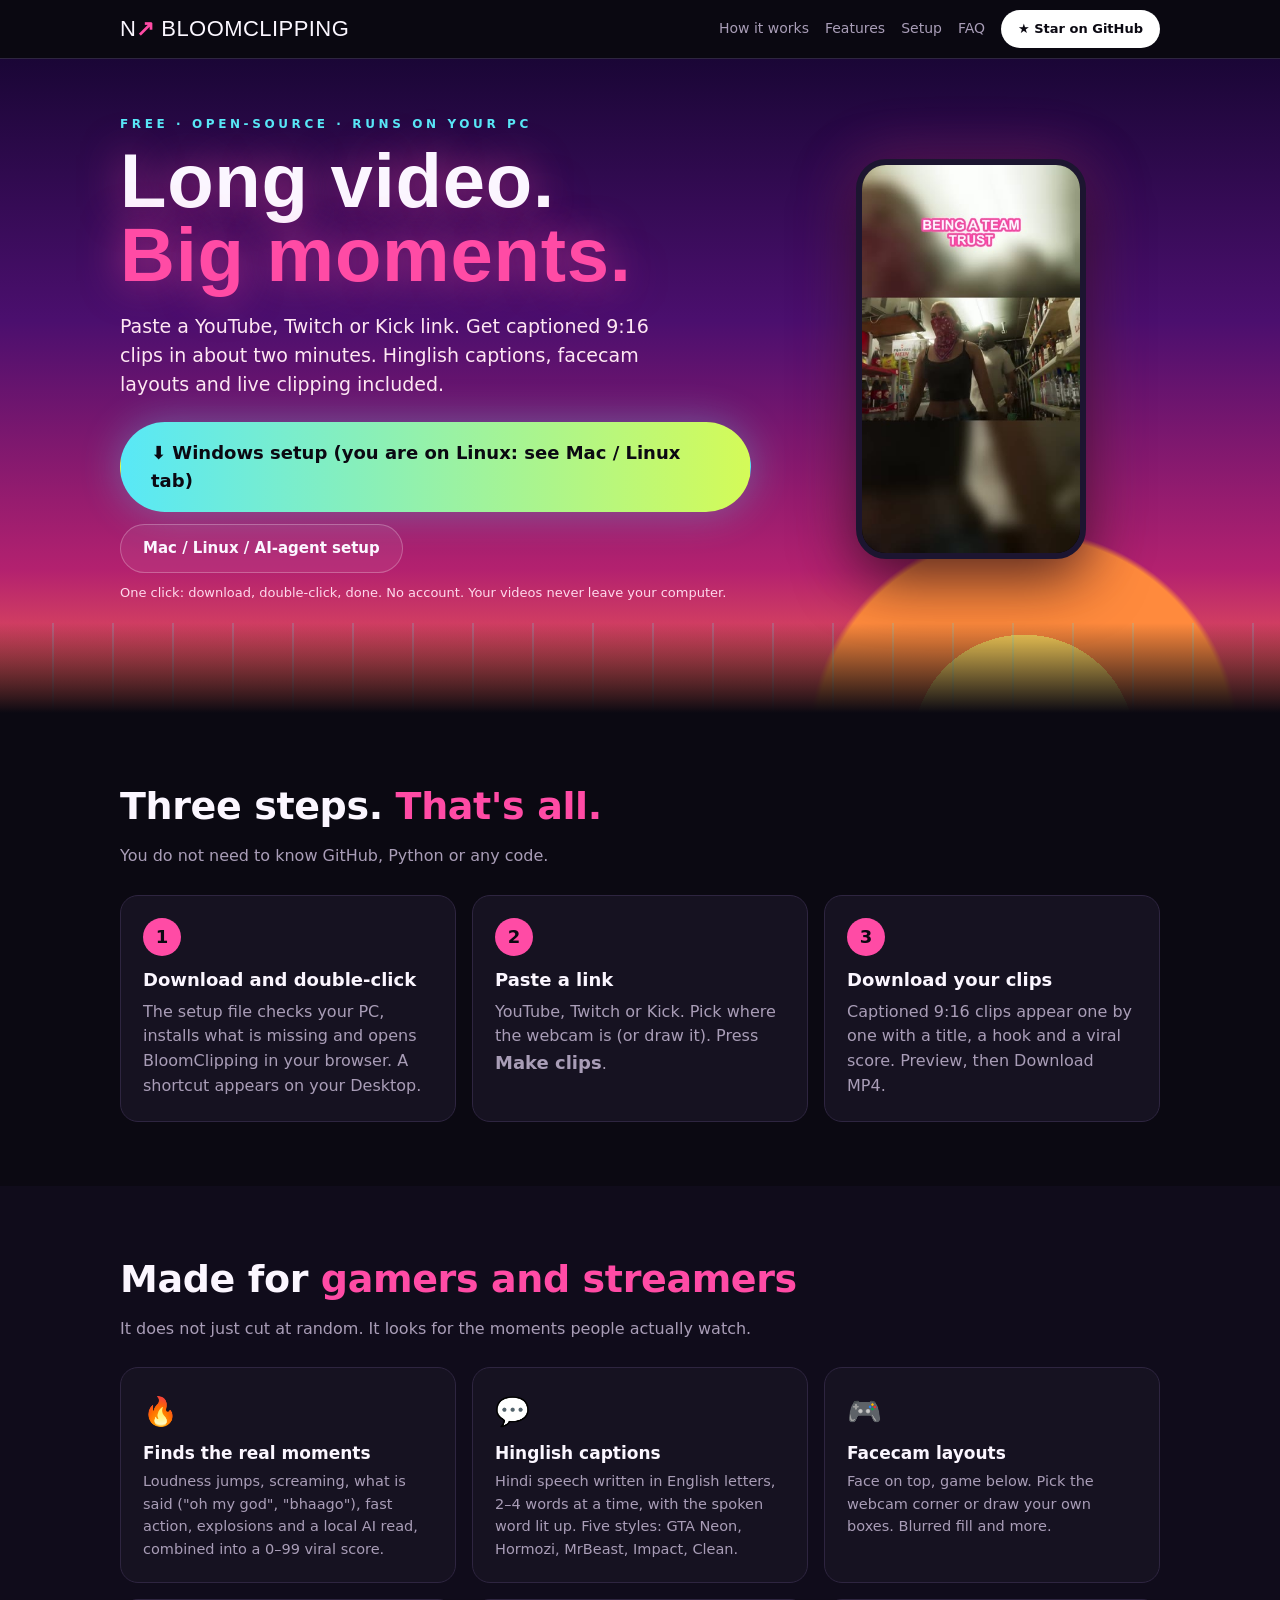
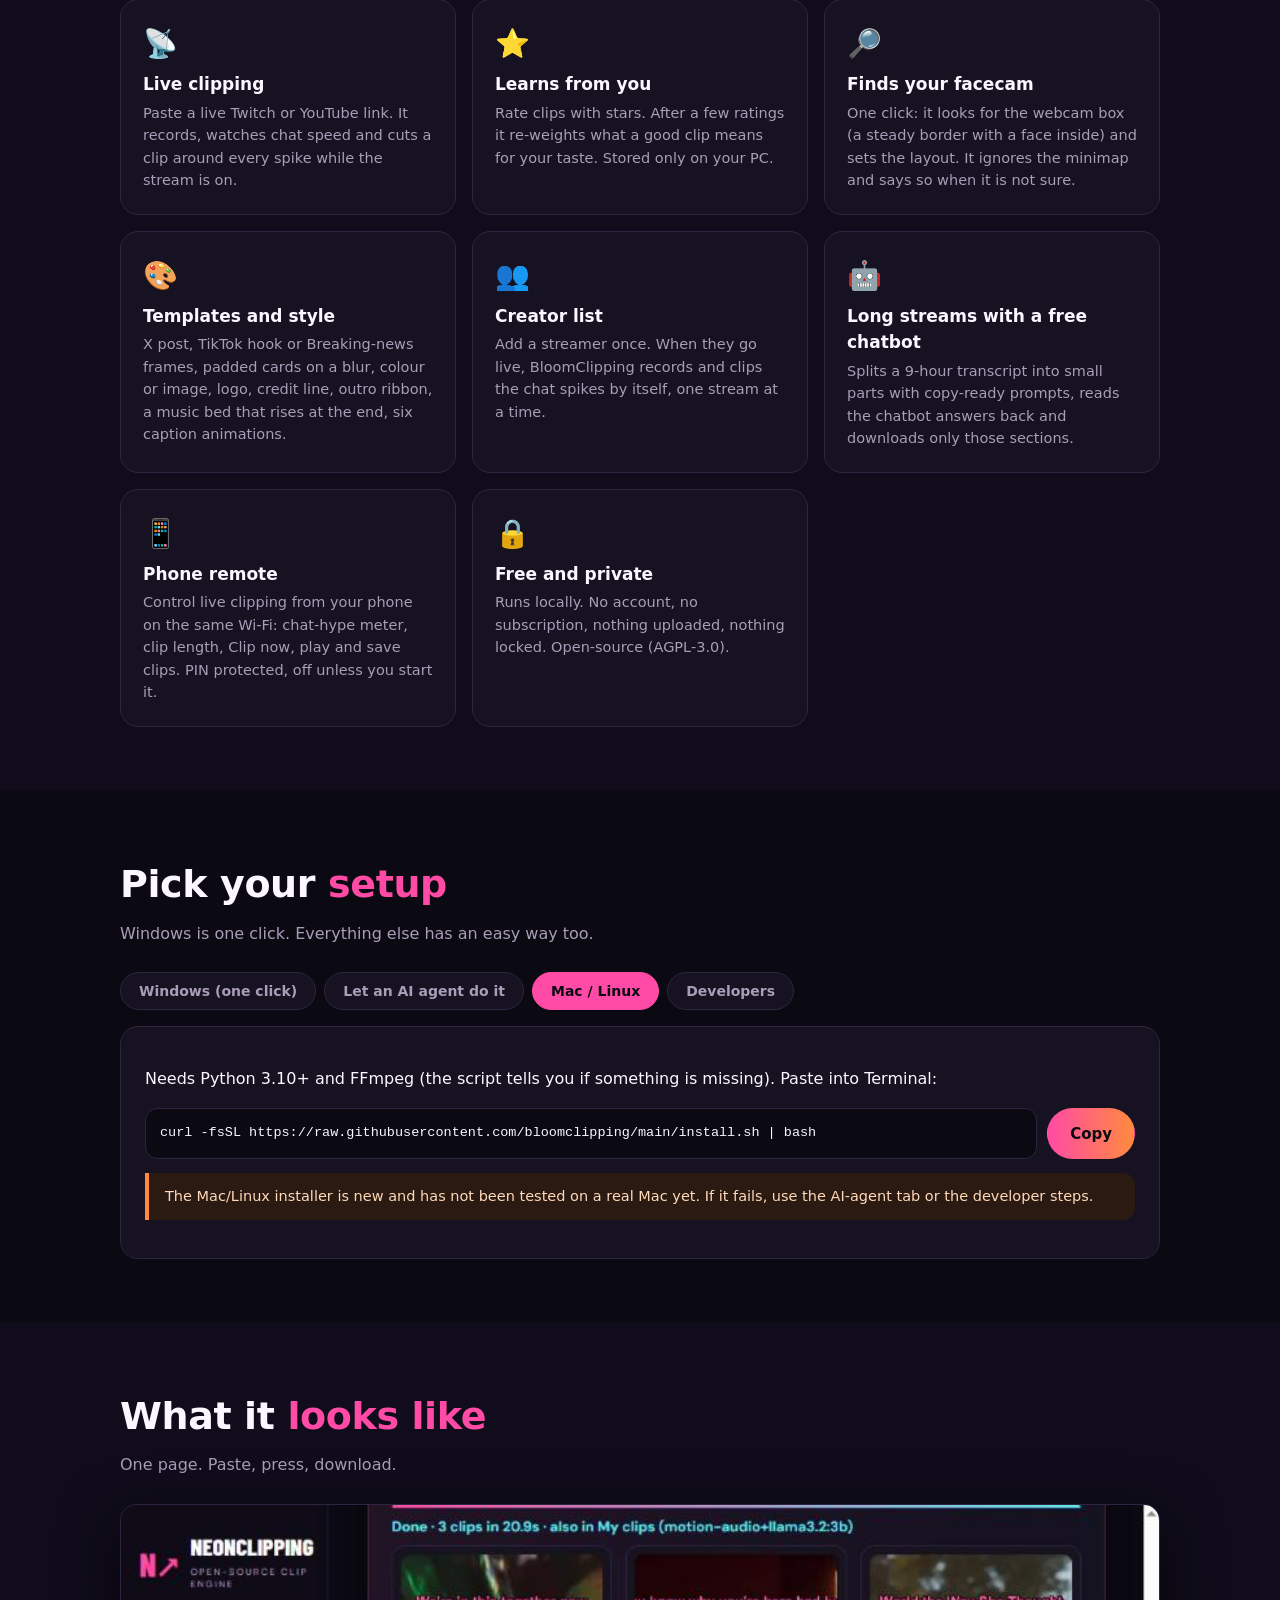
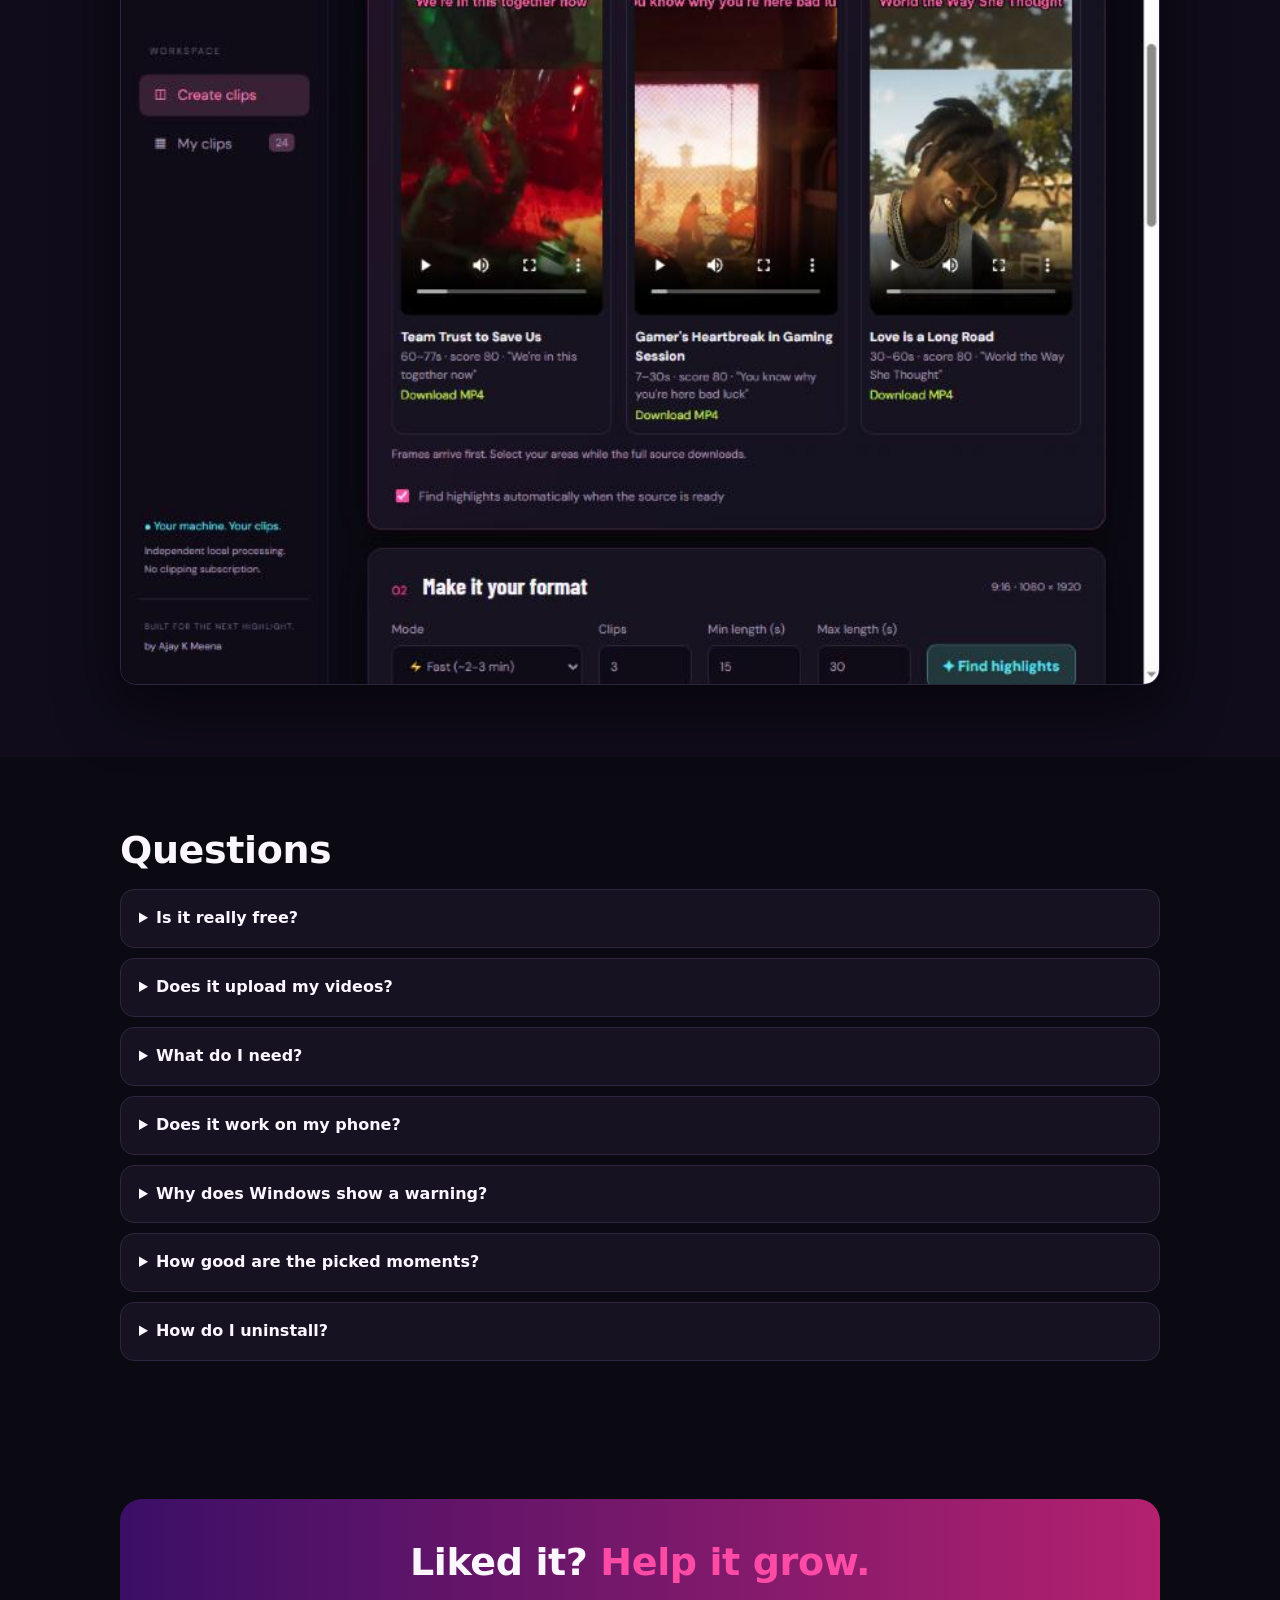
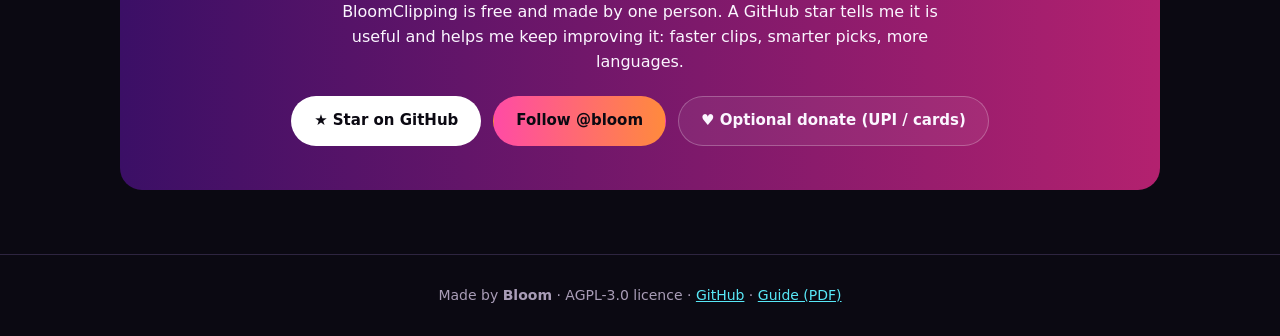
<file: docs/index.html>
<!doctype html>
<html lang="en">
<head>
<meta charset="utf-8">
<meta name="viewport" content="width=device-width, initial-scale=1">
<title>BloomClipping · Free AI clip maker for gamers and streamers</title>
<meta name="description" content="Paste a YouTube, Twitch or Kick link and get captioned 9:16 clips in about two minutes. Free, open-source, runs on your own PC. Hinglish captions, facecam layouts, live clipping.">
<meta property="og:title" content="BloomClipping: paste a link, get captioned 9:16 clips">
<meta property="og:description" content="Free and open-source. One-click setup for Windows. Hinglish captions, facecam layouts, live clipping, learns from your star ratings.">
<meta property="og:type" content="website">
<link rel="icon" href="data:image/svg+xml,%3Csvg xmlns='http://www.w3.org/2000/svg' viewBox='0 0 64 64'%3E%3Crect width='64' height='64' rx='14' fill='%230b0912'/%3E%3Ctext x='8' y='46' font-family='Impact,Arial Black' font-size='38' fill='%23ff4ba5'%3EN%3C/text%3E%3Cpath d='M34 40 L52 22 M40 22 H52 V34' stroke='%2358e8f7' stroke-width='5' fill='none' stroke-linecap='round'/%3E%3C/svg%3E">
<style>
:root{--bg:#0b0912;--panel:#161221;--line:#2e2540;--pink:#ff4ba5;--cyan:#58e8f7;--lime:#d4fb58;--orange:#ff8a3d;--white:#fbf6ff;--muted:#a99db7}
*{box-sizing:border-box}html{scroll-behavior:smooth}
body{margin:0;background:var(--bg);color:var(--white);font-family:"Segoe UI",system-ui,-apple-system,"Nirmala UI",sans-serif;line-height:1.55}
a{color:var(--cyan)}
.wrap{max-width:1080px;margin:0 auto;padding:0 20px}
nav{position:sticky;top:0;z-index:20;background:#0b0912e6;backdrop-filter:blur(10px);border-bottom:1px solid var(--line)}
nav .wrap{display:flex;align-items:center;gap:18px;height:58px}
.logo{font-family:Impact,"Arial Black",sans-serif;font-size:22px;letter-spacing:.02em;color:var(--white);text-decoration:none}.logo b{color:var(--pink)}
nav .links{margin-left:auto;display:flex;gap:16px;align-items:center;font-size:14px}nav .links a{color:var(--muted);text-decoration:none}nav .links a:hover{color:var(--white)}
.btn{display:inline-flex;align-items:center;gap:8px;border-radius:999px;padding:12px 22px;font-weight:800;text-decoration:none;border:1px solid transparent;cursor:pointer;font-size:15px;font-family:inherit}
.btn.main{background:linear-gradient(90deg,var(--cyan),var(--lime));color:#0b0912;font-size:18px;padding:16px 30px;box-shadow:0 0 40px #58e8f755}
.btn.pink{background:linear-gradient(90deg,var(--pink),var(--orange));color:#0b0912}
.btn.ghost{background:#ffffff10;border-color:#ffffff40;color:var(--white)}
.btn.white{background:#fff;color:#0b0912}
.btn:hover{transform:translateY(-2px)}
.hero{position:relative;overflow:hidden;background:radial-gradient(circle at 80% 105%,#ffd45a 0 9%,#ff8a3d 9% 17%,transparent 17.5%),linear-gradient(180deg,#1a0636 0%,#4b0f6e 40%,#b3216f 78%,#ff6a4d 100%)}
.hero::after{content:"";position:absolute;left:-10%;right:-10%;bottom:0;height:90px;background:linear-gradient(#0b091200,#0b0912),repeating-linear-gradient(90deg,#58e8f733 0 2px,transparent 2px 60px)}
.hero .wrap{display:grid;grid-template-columns:1.25fr .75fr;gap:30px;align-items:center;padding-top:56px;padding-bottom:110px;position:relative;z-index:1}
.kicker{letter-spacing:.3em;font-size:12px;font-weight:800;color:var(--cyan)}
h1{font-family:Impact,"Arial Black",sans-serif;font-size:clamp(40px,7vw,76px);line-height:.98;margin:10px 0 14px;letter-spacing:.01em;text-shadow:0 0 40px #ff4ba599}h1 em{font-style:normal;color:var(--pink)}
.sub{font-size:19px;max-width:560px;color:#ffe7f3}
.cta{display:flex;flex-wrap:wrap;gap:12px;margin:22px 0 10px}
.fine{font-size:13px;color:#ffd9ec}
.phone{justify-self:center;width:230px;border-radius:30px;border:6px solid #1c1530;box-shadow:0 20px 60px #000a,0 0 60px #ff4ba555;overflow:hidden;background:#000}
.phone img,.phone video{display:block;width:100%}
section{padding:64px 0}
h2{font-size:clamp(26px,4vw,38px);margin:0 0 8px;letter-spacing:-.01em}h2 em{font-style:normal;color:var(--pink)}
.lead{color:var(--muted);max-width:680px;margin:0 0 26px}
.steps{display:grid;grid-template-columns:repeat(3,1fr);gap:16px}
.step{background:var(--panel);border:1px solid var(--line);border-radius:18px;padding:22px}
.step .n{width:38px;height:38px;border-radius:50%;background:var(--pink);color:#0b0912;font-weight:900;display:flex;align-items:center;justify-content:center;margin-bottom:10px;font-size:18px}
.step b{font-size:18px}.step p{color:var(--muted);margin:6px 0 0}
.grid{display:grid;grid-template-columns:repeat(3,1fr);gap:16px}
.tile{background:var(--panel);border:1px solid var(--line);border-radius:18px;padding:22px}
.tile .ic{font-size:28px}.tile b{display:block;font-size:17px;margin:6px 0 4px}.tile p{margin:0;color:var(--muted);font-size:14.5px}
.tabs{display:flex;flex-wrap:wrap;gap:8px;margin-bottom:16px}
.tab{background:var(--panel);border:1px solid var(--line);color:var(--muted);padding:10px 18px;border-radius:999px;cursor:pointer;font-weight:700;font-family:inherit;font-size:14px}
.tab.on{background:var(--pink);border-color:var(--pink);color:#0b0912}
.pane{display:none;background:var(--panel);border:1px solid var(--line);border-radius:18px;padding:24px}.pane.on{display:block}
.pane ol{padding-left:20px;margin:10px 0}.pane li{margin:6px 0}
code,pre{font-family:Consolas,monospace}pre{background:#0b0912;border:1px solid var(--line);border-radius:12px;padding:14px;overflow:auto;font-size:13.5px;margin:10px 0;white-space:pre-wrap;word-break:break-all}
.copy{display:flex;gap:10px;align-items:stretch;flex-wrap:wrap}.copy pre{flex:1;margin:0;min-width:240px}
.note{border-left:4px solid var(--orange);background:#2a1a12;padding:12px 16px;border-radius:0 12px 12px 0;color:#ffd9b8;font-size:14.5px;margin:14px 0}
.shot{width:100%;border-radius:16px;border:1px solid var(--line);box-shadow:0 20px 60px #000a}
details{background:var(--panel);border:1px solid var(--line);border-radius:14px;padding:4px 18px;margin:10px 0}summary{cursor:pointer;font-weight:700;padding:12px 0}details p{color:var(--muted);margin:0 0 14px}
.support{background:linear-gradient(90deg,#3b0f66,#b3216f);border-radius:22px;padding:34px;text-align:center}
.support .cta{justify-content:center}
footer{border-top:1px solid var(--line);padding:30px 0;color:var(--muted);font-size:14px;text-align:center}
.os-note{display:none}
@media(max-width:820px){.hero .wrap{grid-template-columns:1fr;padding-bottom:90px}.phone{width:200px}.steps,.grid{grid-template-columns:1fr}nav .links a.hide-s{display:none}}
@media(prefers-reduced-motion:reduce){*{scroll-behavior:auto!important;transition:none!important}}
</style>
</head>
<body>

<nav><div class="wrap">
  <a class="logo" href="#">N<b>↗</b> BLOOMCLIPPING</a>
  <div class="links">
    <a class="hide-s" href="#how">How it works</a><a class="hide-s" href="#features">Features</a><a class="hide-s" href="#setup">Setup</a><a class="hide-s" href="#faq">FAQ</a>
    <a class="btn white" style="padding:8px 16px;font-size:13px" href="#" target="_blank" rel="noopener">★ Star on GitHub</a>
  </div>
</div></nav>

<header class="hero"><div class="wrap">
  <div>
    <div class="kicker">FREE · OPEN-SOURCE · RUNS ON YOUR PC</div>
    <h1>Long video.<br><em>Big moments.</em></h1>
    <p class="sub">Paste a YouTube, Twitch or Kick link. Get captioned 9:16 clips in about two minutes. Hinglish captions, facecam layouts and live clipping included.</p>
    <div class="cta">
      <a class="btn main" id="dl" href="#/releases/latest/download/BloomClipping-Setup.bat">⬇ Download for Windows</a>
      <a class="btn ghost" href="#setup">Mac / Linux / AI-agent setup</a>
    </div>
    <div class="fine">One click: download, double-click, done. No account. Your videos never leave your computer.</div>
    <div class="os-note note" id="mobile-note"><b>You are on a phone.</b> BloomClipping runs on a computer. Open this page on your PC, or <a href="#" id="copy-link">copy this page link</a> and send it to yourself.</div>
  </div>
  <div class="phone"><video src="demo.mp4" poster="demo-poster.jpg" autoplay loop muted playsinline preload="auto" aria-label="A BloomClipping clip: hook title, captions"></video></div>
</div></header>

<section id="how"><div class="wrap">
  <h2>Three steps. <em>That's all.</em></h2>
  <p class="lead">You do not need to know GitHub, Python or any code.</p>
  <div class="steps">
    <div class="step"><div class="n">1</div><b>Download and double-click</b><p>The setup file checks your PC, installs what is missing and opens BloomClipping in your browser. A shortcut appears on your Desktop.</p></div>
    <div class="step"><div class="n">2</div><b>Paste a link</b><p>YouTube, Twitch or Kick. Pick where the webcam is (or draw it). Press <b>Make clips</b>.</p></div>
    <div class="step"><div class="n">3</div><b>Download your clips</b><p>Captioned 9:16 clips appear one by one with a title, a hook and a viral score. Preview, then Download MP4.</p></div>
  </div>
</div></section>

<section id="features" style="background:#100c1b"><div class="wrap">
  <h2>Made for <em>gamers and streamers</em></h2>
  <p class="lead">It does not just cut at random. It looks for the moments people actually watch.</p>
  <div class="grid">
    <div class="tile"><div class="ic">🔥</div><b>Finds the real moments</b><p>Loudness jumps, screaming, what is said ("oh my god", "bhaago"), fast action, explosions and a local AI read, combined into a 0–99 viral score.</p></div>
    <div class="tile"><div class="ic">💬</div><b>Hinglish captions</b><p>Hindi speech written in English letters, 2–4 words at a time, with the spoken word lit up. Five styles: GTA Neon, Hormozi, MrBeast, Impact, Clean.</p></div>
    <div class="tile"><div class="ic">🎮</div><b>Facecam layouts</b><p>Face on top, game below. Pick the webcam corner or draw your own boxes. Blurred fill and more.</p></div>
    <div class="tile"><div class="ic">📡</div><b>Live clipping</b><p>Paste a live Twitch or YouTube link. It records, watches chat speed and cuts a clip around every spike while the stream is on.</p></div>
    <div class="tile"><div class="ic">⭐</div><b>Learns from you</b><p>Rate clips with stars. After a few ratings it re-weights what a good clip means for your taste. Stored only on your PC.</p></div>
    <div class="tile"><div class="ic">🔎</div><b>Finds your facecam</b><p>One click: it looks for the webcam box (a steady border with a face inside) and sets the layout. It ignores the minimap and says so when it is not sure.</p></div>
    <div class="tile"><div class="ic">🎨</div><b>Templates and style</b><p>X post, TikTok hook or Breaking-news frames, padded cards on a blur, colour or image, logo, credit line, outro ribbon, a music bed that rises at the end, six caption animations.</p></div>
    <div class="tile"><div class="ic">👥</div><b>Creator list</b><p>Add a streamer once. When they go live, BloomClipping records and clips the chat spikes by itself, one stream at a time.</p></div>
    <div class="tile"><div class="ic">🤖</div><b>Long streams with a free chatbot</b><p>Splits a 9-hour transcript into small parts with copy-ready prompts, reads the chatbot answers back and downloads only those sections.</p></div>
    <div class="tile"><div class="ic">📱</div><b>Phone remote</b><p>Control live clipping from your phone on the same Wi-Fi: chat-hype meter, clip length, Clip now, play and save clips. PIN protected, off unless you start it.</p></div>
    <div class="tile"><div class="ic">🔒</div><b>Free and private</b><p>Runs locally. No account, no subscription, nothing uploaded, nothing locked. Open-source (AGPL-3.0).</p></div>
  </div>
</div></section>

<section id="setup"><div class="wrap">
  <h2>Pick your <em>setup</em></h2>
  <p class="lead">Windows is one click. Everything else has an easy way too.</p>
  <div class="tabs" role="tablist">
    <button class="tab on" data-p="win">Windows (one click)</button>
    <button class="tab" data-p="ai">Let an AI agent do it</button>
    <button class="tab" data-p="mac">Mac / Linux</button>
    <button class="tab" data-p="dev">Developers</button>
  </div>

  <div class="pane on" id="p-win">
    <a class="btn main" href="#/releases/latest/download/BloomClipping-Setup.bat">⬇ Download BloomClipping-Setup.bat</a>
    <ol>
      <li>Open the downloaded file (double-click). If Windows asks "Windows protected your PC", press <b>More info → Run anyway</b>. The file is plain text and not code-signed; you can open it in Notepad first.</li>
      <li>It checks your PC and installs what is missing (Python, FFmpeg). Needs internet, about 3–8 minutes, no admin rights.</li>
      <li>It asks two optional questions (GPU libraries, AI titles) and then opens BloomClipping in your browser.</li>
      <li>Next time just double-click the <b>BloomClipping</b> shortcut on your Desktop.</li>
    </ol>
    <div class="note">Everything is installed in one folder (<code>%LOCALAPPDATA%\BloomClipping</code>). Delete it to uninstall.</div>
  </div>

  <div class="pane" id="p-ai">
    <p>Don't want to read anything? Give this prompt to an AI agent that can run commands on your computer (Claude Code, OpenAI Codex, Google Antigravity, Cursor). It checks your PC, installs everything, opens the app and explains it to you in simple Hindi.</p>
    <button class="btn pink" id="copy-prompt">📋 Copy the setup prompt</button>
    <span id="copy-prompt-msg" style="margin-left:10px;color:var(--lime)"></span>
    <p style="margin-top:14px"><a href="BLOOMCLIPPING-AGENT-SETUP-PROMPT.txt" target="_blank" rel="noopener">Open the prompt as a text file</a> · <a href="BloomClipping-Guide-EN-HI.pdf" target="_blank" rel="noopener">Read the guide (PDF, English + हिंदी)</a></p>
  </div>

  <div class="pane" id="p-mac">
    <p>Needs Python 3.10+ and FFmpeg (the script tells you if something is missing). Paste into Terminal:</p>
    <div class="copy"><pre id="mac-cmd">curl -fsSL https://raw.githubusercontent.com/bloomclipping/main/install.sh | bash</pre><button class="btn pink" data-copy="mac-cmd">Copy</button></div>
    <div class="note">The Mac/Linux installer is new and has not been tested on a real Mac yet. If it fails, use the AI-agent tab or the developer steps.</div>
  </div>

  <div class="pane" id="p-dev">
    <pre>git clone #
cd bloomclipping
./run.ps1     # Windows
./run.sh      # Mac / Linux</pre>
    <p>Then open <code>http://127.0.0.1:8770</code>. Source, issues and the full README: <a href="#" target="_blank" rel="noopener">github.com/bloomclipping</a>.</p>
  </div>
</div></section>

<section style="background:#100c1b"><div class="wrap">
  <h2>What it <em>looks like</em></h2>
  <p class="lead">One page. Paste, press, download.</p>
  <img class="shot" src="bloomclipping-ui.jpg" alt="BloomClipping showing three finished clips">
</div></section>

<section id="faq"><div class="wrap">
  <h2>Questions</h2>
  <details><summary>Is it really free?</summary><p>Yes. It is open-source (AGPL-3.0). No account, no subscription, no watermark, nothing locked behind a donation.</p></details>
  <details><summary>Does it upload my videos?</summary><p>No. Everything runs on your own computer. Videos, clips and your ratings stay in the app folder. The app only talks to YouTube/Twitch/Kick to fetch the video you paste.</p></details>
  <details><summary>What do I need?</summary><p>A Windows 10/11 PC (a Mac/Linux script exists but is untested) and internet for the first install. An NVIDIA GPU makes some steps faster but is not required.</p></details>
  <details><summary>Does it work on my phone?</summary><p>The tool runs on a computer. This website works on a phone, but the clip maker needs a PC. Using your phone as a remote for the app on your PC (same Wi-Fi) is planned, not built yet.</p></details>
  <details><summary>Why does Windows show a warning?</summary><p>The setup file is not code-signed (that costs money). It is plain text: right-click → Edit, or open it in Notepad, and read every line. The app itself is fully open-source on GitHub.</p></details>
  <details><summary>How good are the picked moments?</summary><p>It finds loud, energetic, quotable moments with fast action. It is a heuristic plus a small local AI, not magic: always watch a clip before posting. Your star ratings make it better at your taste.</p></details>
  <details><summary>How do I uninstall?</summary><p>Delete the BloomClipping folder in <code>%LOCALAPPDATA%</code> and the Desktop shortcut. Nothing else is changed on your PC (Python and FFmpeg stay if you had them).</p></details>
</div></section>

<section><div class="wrap">
  <div class="support">
    <h2>Liked it? <em>Help it grow.</em></h2>
    <p style="max-width:620px;margin:0 auto 6px">BloomClipping is free and made by one person. A GitHub star tells me it is useful and helps me keep improving it: faster clips, smarter picks, more languages.</p>
    <div class="cta">
      <a class="btn white" href="#" target="_blank" rel="noopener">★ Star on GitHub</a>
      <a class="btn pink" href="#" target="_blank" rel="noopener">Follow @bloom</a>
      <a class="btn ghost" href="https://rzp.io/rzp/JN41CpW" target="_blank" rel="noopener">♥ Optional donate (UPI / cards)</a>
    </div>
  </div>
</div></section>

<footer><div class="wrap">Made by <b>Bloom</b> · AGPL-3.0 licence · <a href="#" target="_blank" rel="noopener">GitHub</a> · <a href="BloomClipping-Guide-EN-HI.pdf" target="_blank" rel="noopener">Guide (PDF)</a></div></footer>

<script>
(function(){
  // tabs
  document.querySelectorAll('.tab').forEach(function(t){t.onclick=function(){
    document.querySelectorAll('.tab').forEach(function(x){x.classList.toggle('on',x===t)});
    document.querySelectorAll('.pane').forEach(function(p){p.classList.toggle('on',p.id==='p-'+t.dataset.p)});
  };});
  // copy buttons
  document.querySelectorAll('[data-copy]').forEach(function(b){b.onclick=function(){
    var txt=document.getElementById(b.dataset.copy).textContent;
    navigator.clipboard.writeText(txt).then(function(){var o=b.textContent;b.textContent='Copied ✓';setTimeout(function(){b.textContent=o},1500)});
  };});
  // copy the agent prompt (loaded from the same site so it always matches the repo)
  var cp=document.getElementById('copy-prompt'),msg=document.getElementById('copy-prompt-msg');
  if(cp)cp.onclick=function(){
    fetch('BLOOMCLIPPING-AGENT-SETUP-PROMPT.txt').then(function(r){if(!r.ok)throw 0;return r.text()}).then(function(t){
      return navigator.clipboard.writeText(t).then(function(){msg.textContent='Copied ✓ now paste it into your AI agent'});
    }).catch(function(){msg.textContent='Could not copy. Use "Open the prompt as a text file" below.';msg.style.color='#ffb86b'});
  };
  // phone and non-Windows hints
  var ua=navigator.userAgent||'',mobile=/Android|iPhone|iPad|iPod/i.test(ua),mac=/Macintosh|Mac OS X/i.test(ua)&&!mobile,linux=/Linux|X11/i.test(ua)&&!mobile&&!/Windows/i.test(ua);
  if(mobile){document.getElementById('mobile-note').style.display='block';
    var c=document.getElementById('copy-link');if(c)c.onclick=function(e){e.preventDefault();navigator.clipboard&&navigator.clipboard.writeText(location.href);c.textContent='link copied ✓'};}
  if(mac||linux){var dl=document.getElementById('dl');dl.textContent='⬇ Windows setup (you are on '+(mac?'Mac':'Linux')+': see Mac / Linux tab)';dl.href='#setup';
    document.querySelector('[data-p="mac"]').click();}
})();
</script>
</body>
</html>
</file>
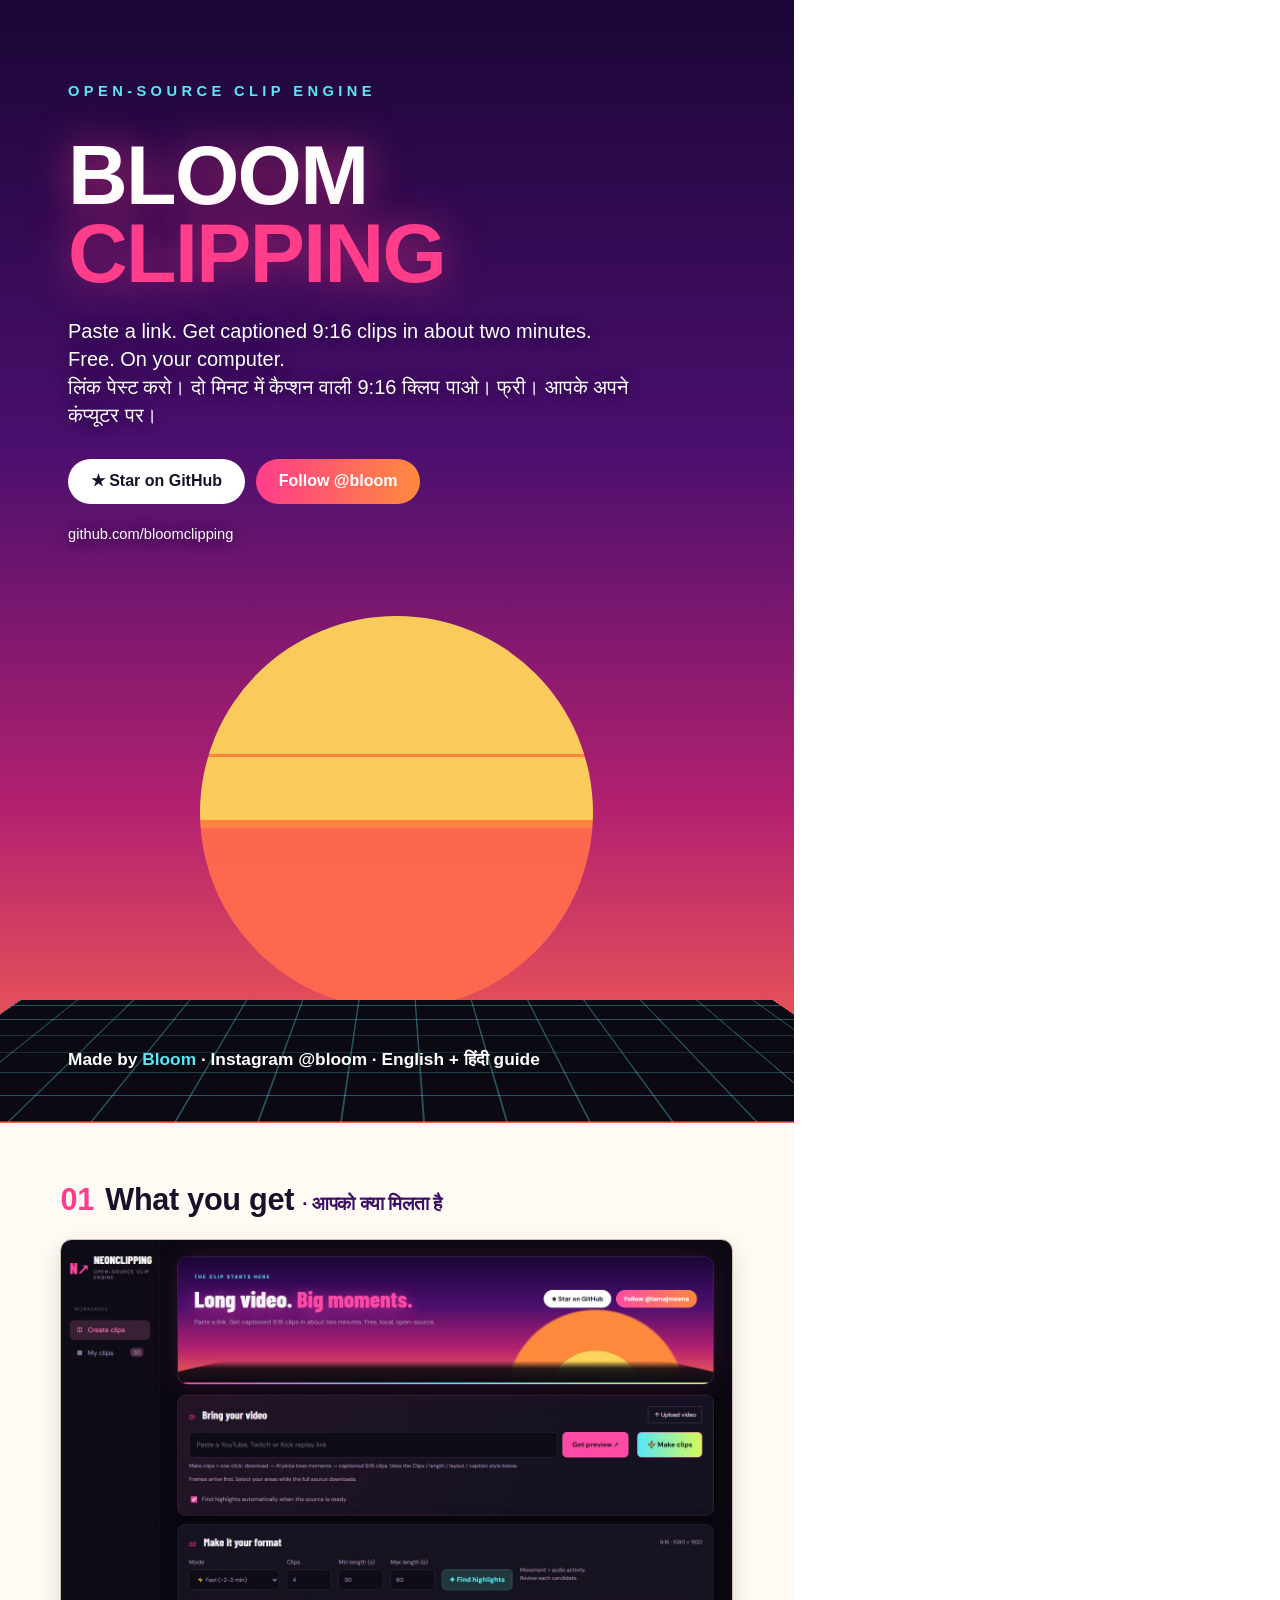
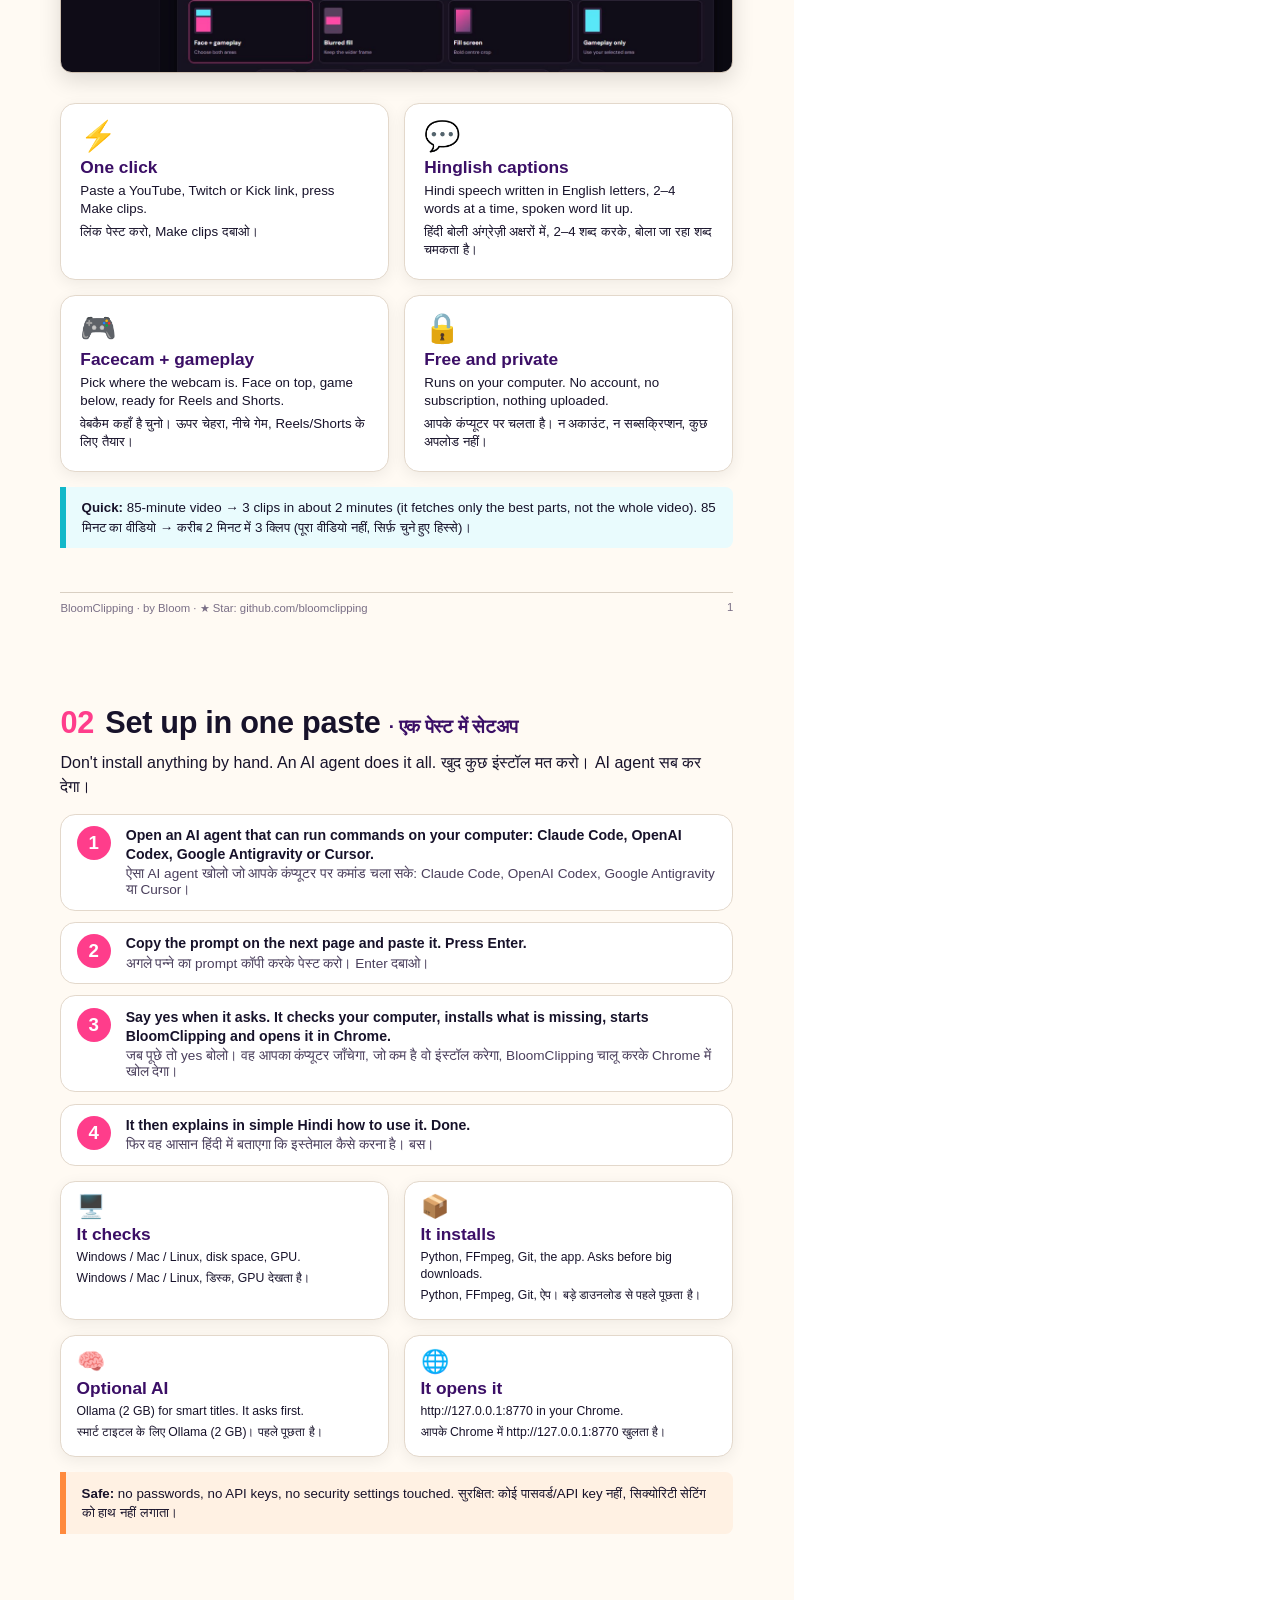
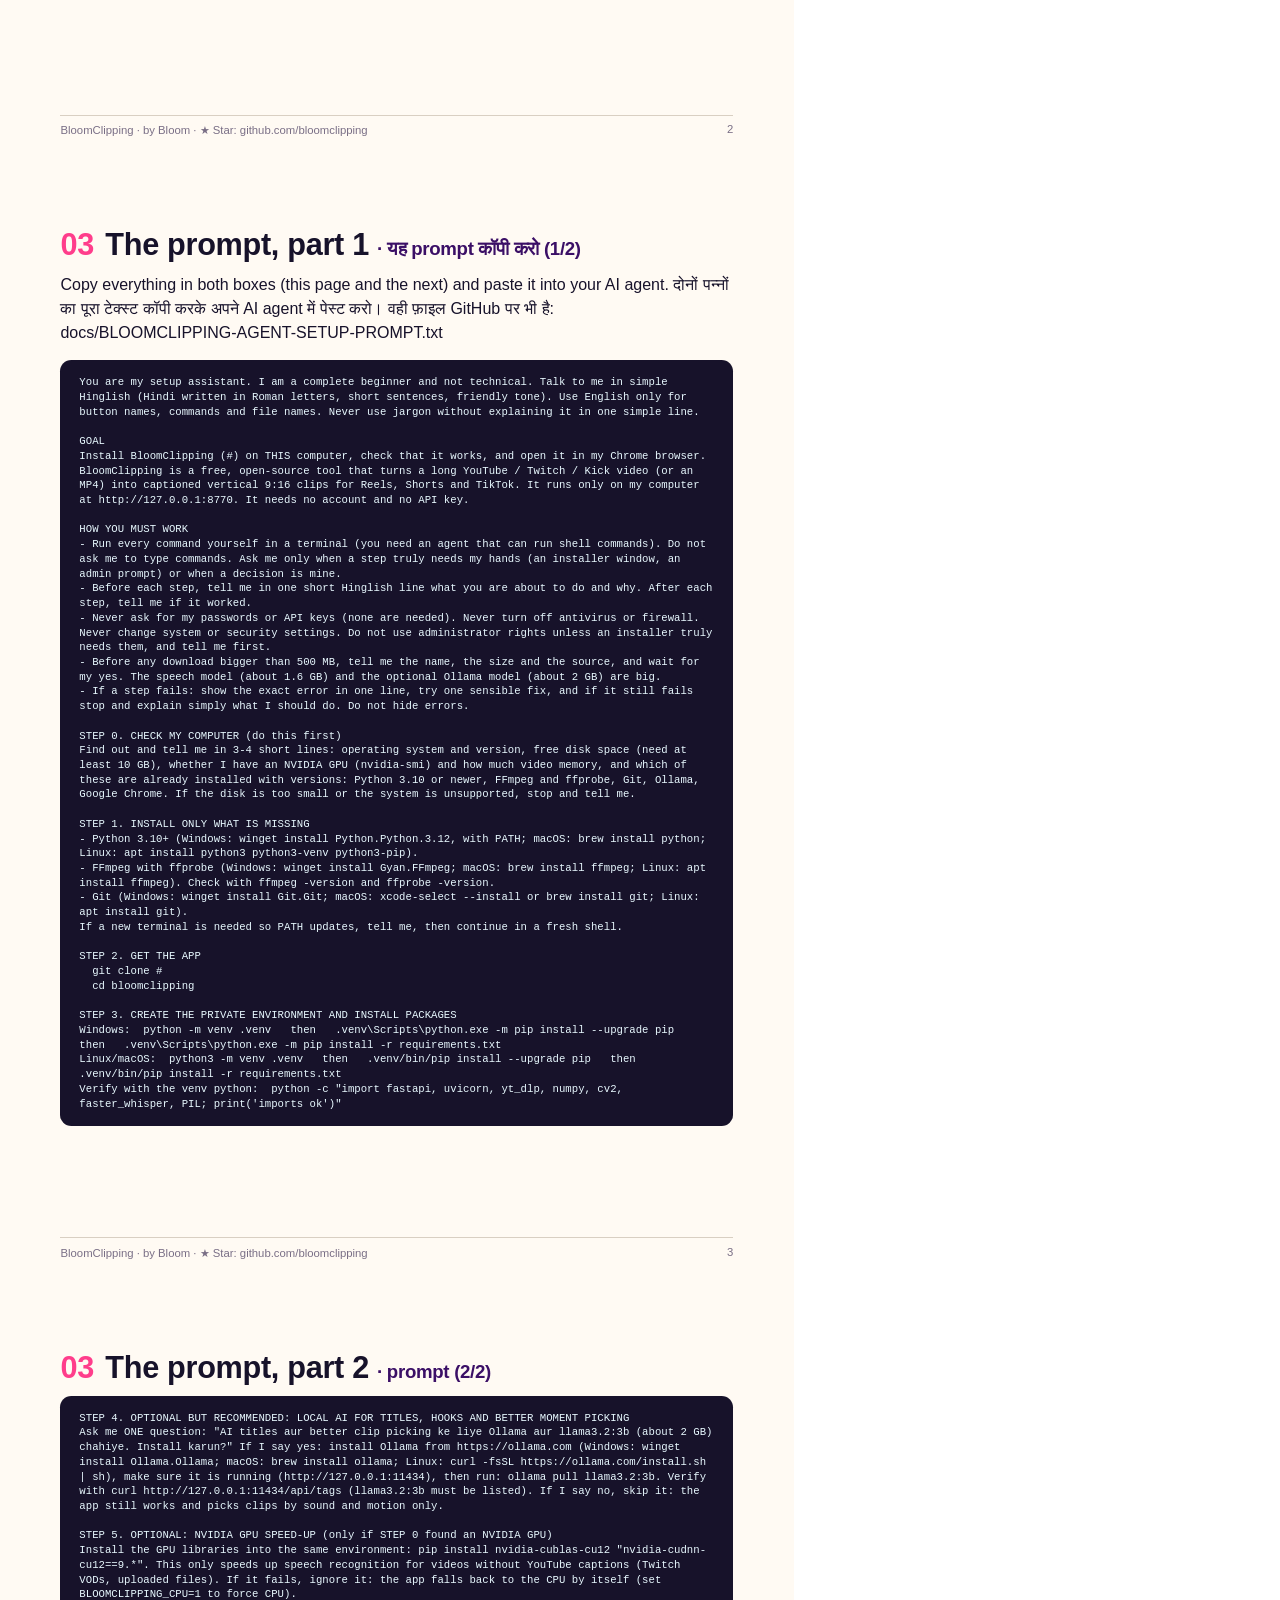
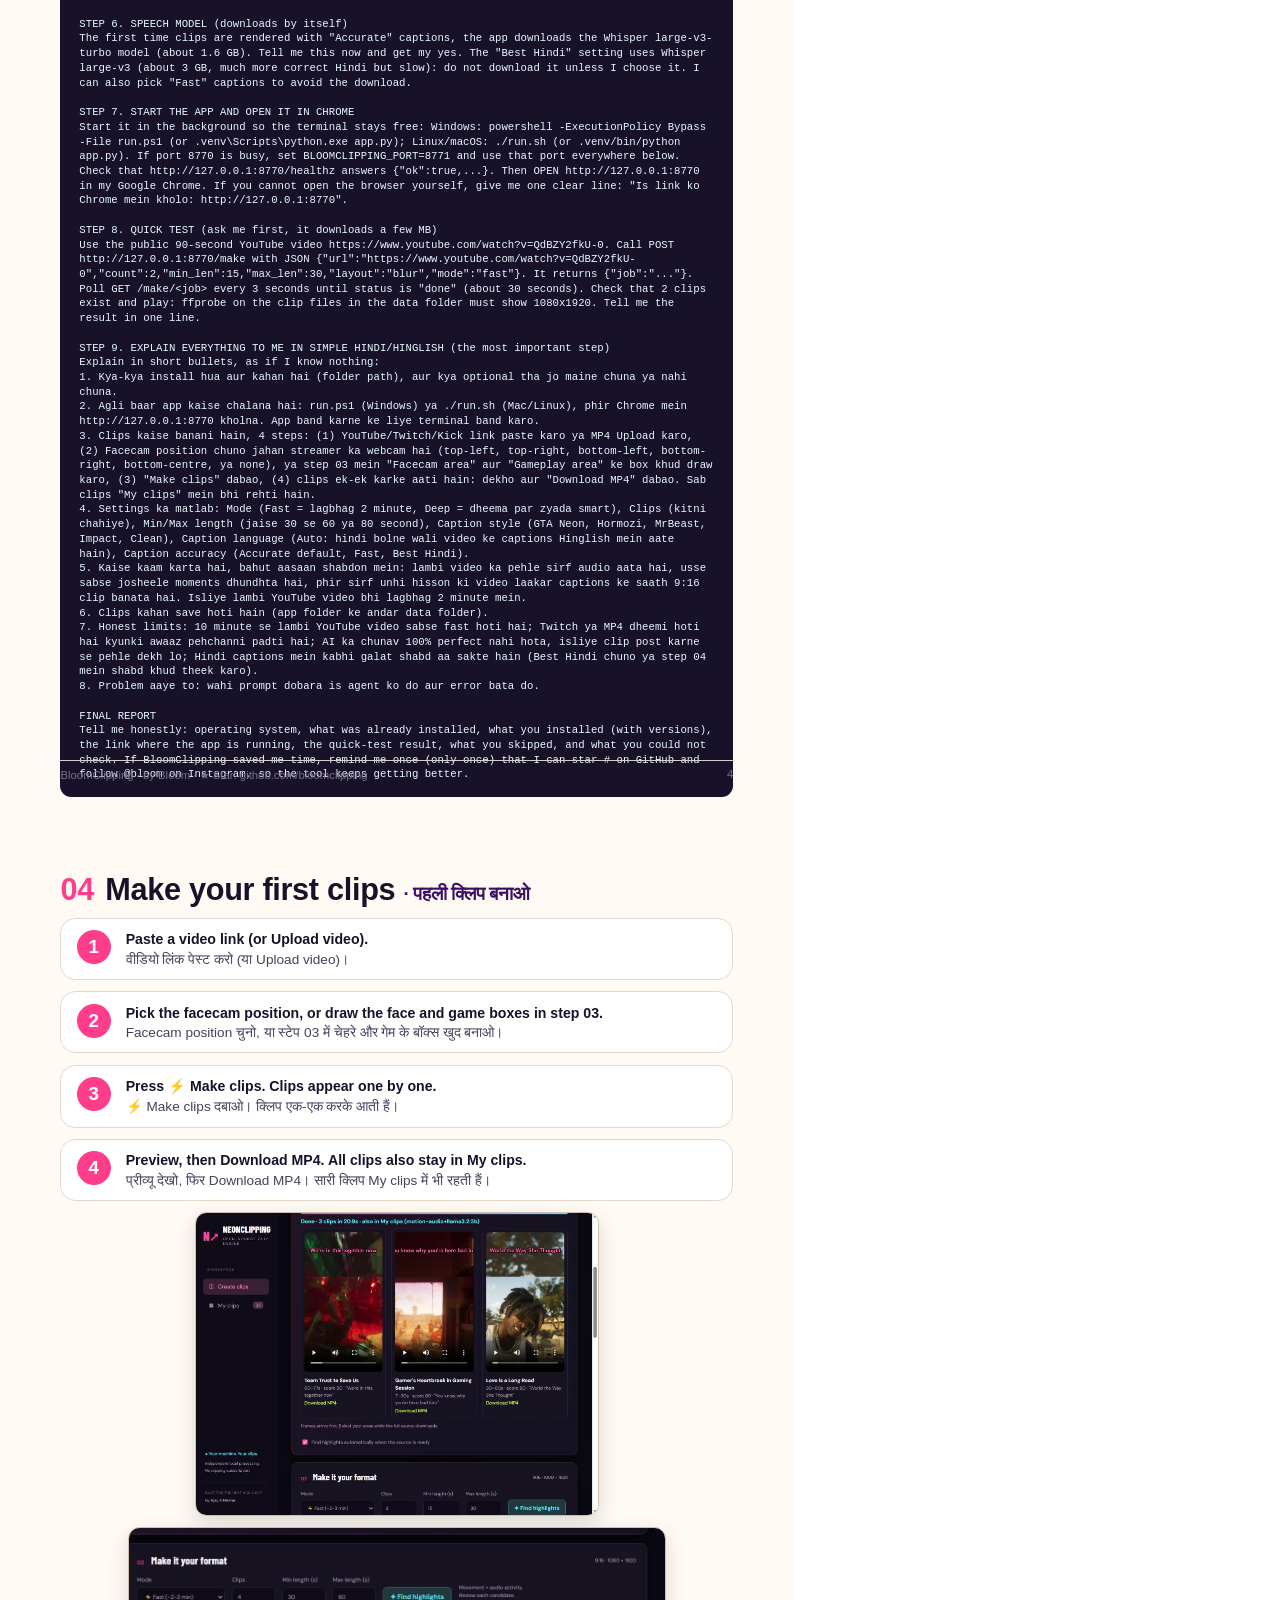
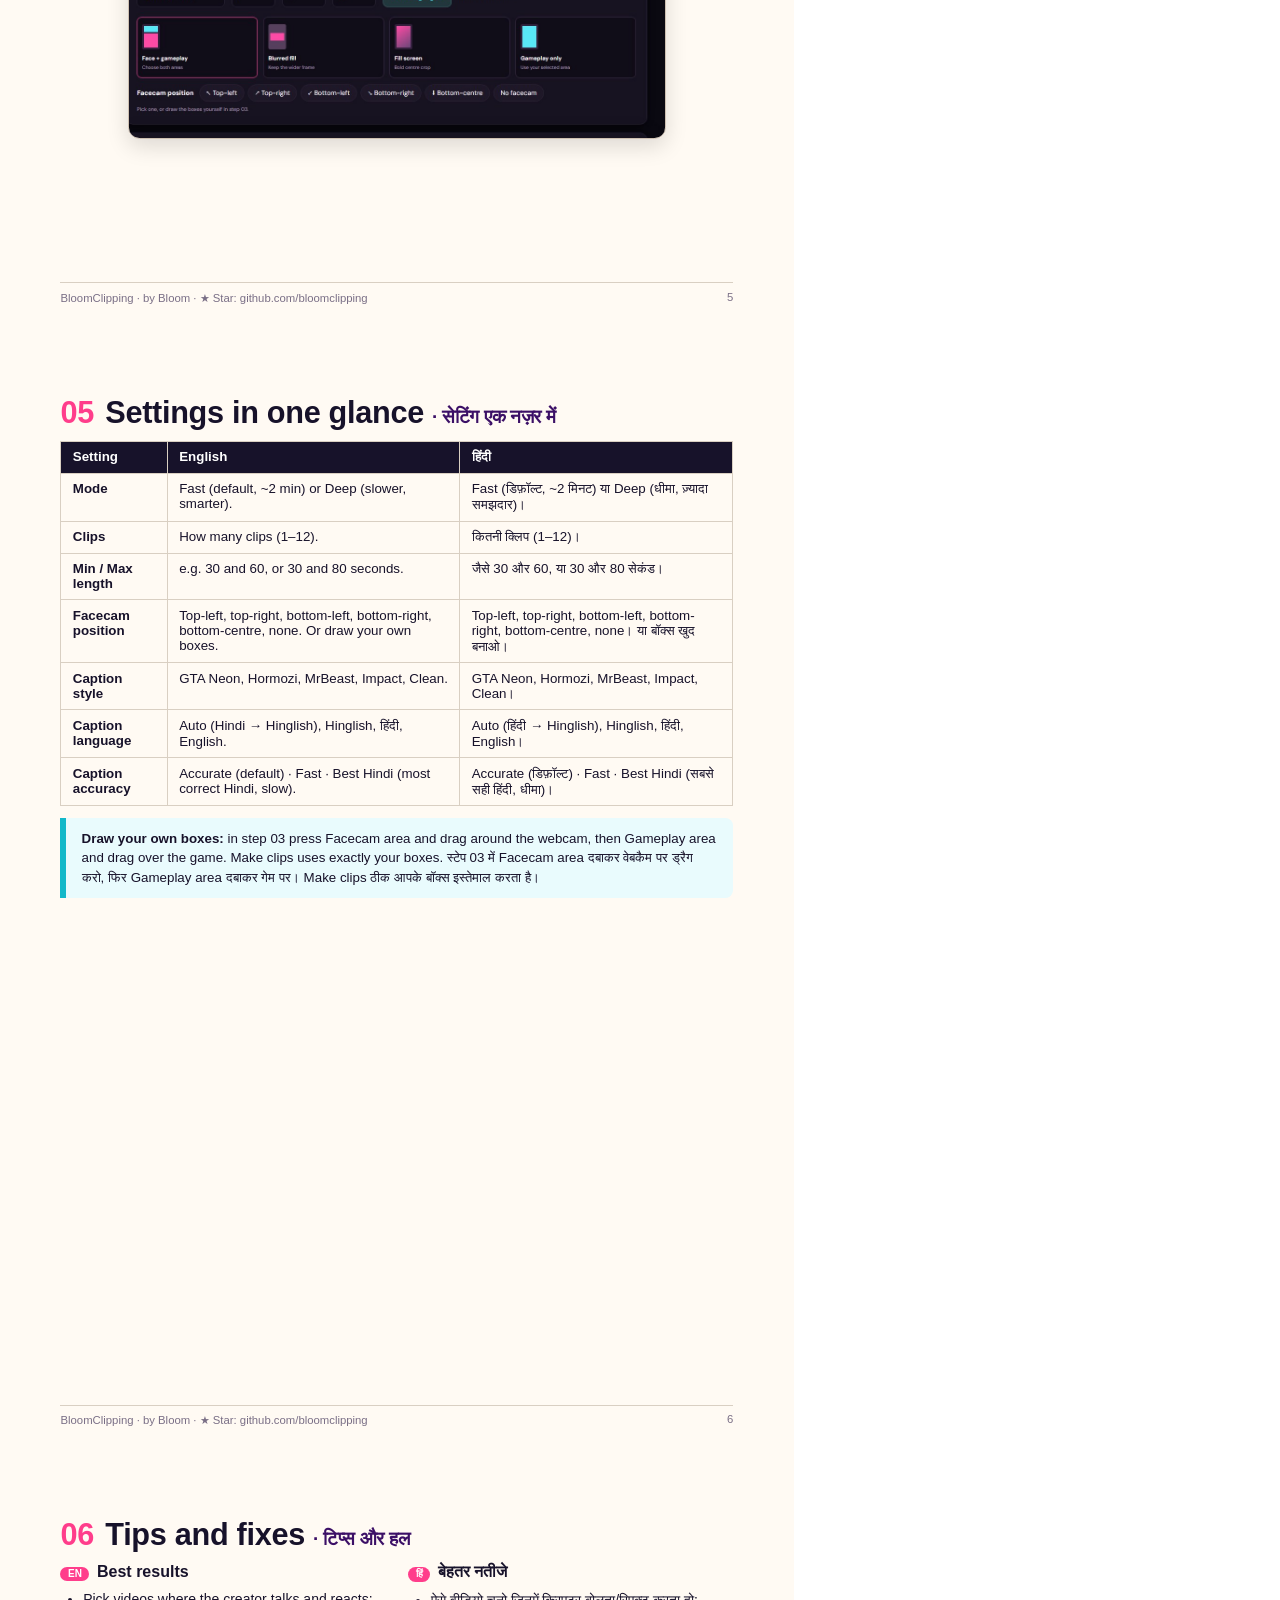
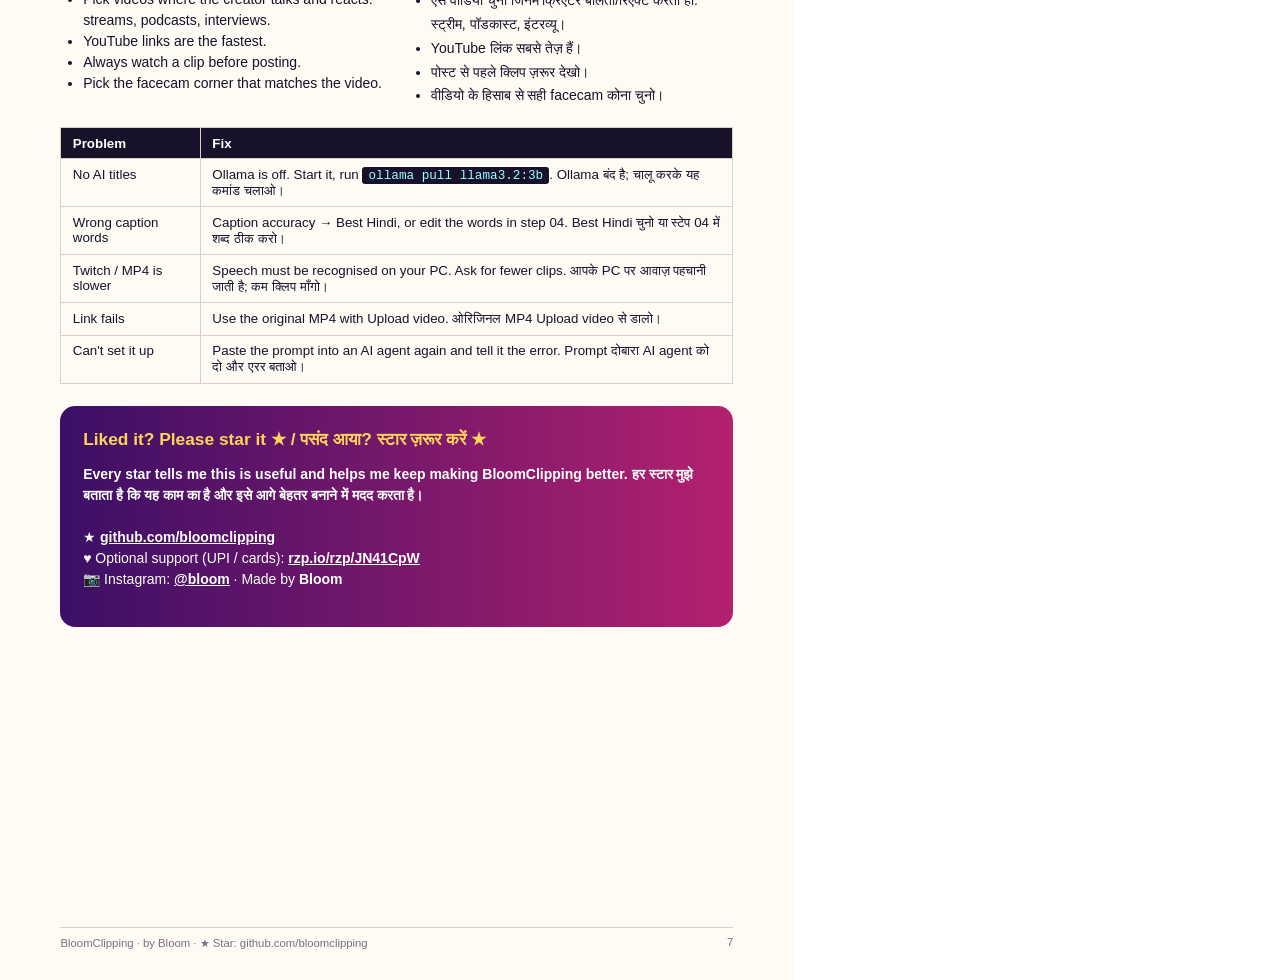
<file: docs/guide/guide.html>
<!doctype html>
<html lang="en"><head><meta charset="utf-8"><title>BloomClipping Guide · English + हिंदी</title>
<style>@page{size:A4;margin:0}
:root{--ink:#17122a;--paper:#fffaf3;--pink:#ff3d8b;--orange:#ff8a3d;--cyan:#12b8c9;--lime:#a6d800;--violet:#3b0f66}
*{box-sizing:border-box}
html{font-family:"Segoe UI","Nirmala UI","Mangal",sans-serif;color:var(--ink)}
body{margin:0;background:#fff}
.page{width:210mm;height:297mm;position:relative;overflow:hidden;page-break-after:always;background:var(--paper);padding:16mm 16mm 16mm}
.page.cover{padding:0;background:linear-gradient(180deg,#1a0636 0%,#4b0f6e 40%,#b3216f 72%,#ff6a4d 100%);color:#fff}
.cover .sun{position:absolute;left:50%;bottom:30mm;width:104mm;height:104mm;margin-left:-52mm;border-radius:50%;background:linear-gradient(180deg,#ffd45a 0 35%,#ff8a3d 35% 36%,#ffd45a 36% 52%,#ff8a3d 52% 54%,#ff6a4d 54%);opacity:.95}
.cover .grid{position:absolute;left:-20%;right:-20%;bottom:0;height:90mm;background:#0b0912;background-image:repeating-linear-gradient(90deg,#58e8f755 0 2px,transparent 2px 22mm),repeating-linear-gradient(0deg,#58e8f755 0 2px,transparent 2px 14mm);transform:perspective(160mm) rotateX(58deg);transform-origin:bottom}
.cover .txt{position:absolute;left:18mm;right:18mm;top:22mm;z-index:2}
.kicker{letter-spacing:.3em;font-size:11pt;font-weight:700;color:#58e8f7}
.cover h1{font-size:62pt;line-height:.95;margin:10mm 0 6mm;font-weight:900;letter-spacing:-.02em;text-shadow:0 0 40px #ff3d8b99}
.cover h1 em{font-style:normal;color:var(--pink)}
.cover p{font-size:15pt;max-width:150mm;line-height:1.4;text-shadow:0 1px 14px #1a0636}
.cover .by{position:absolute;left:18mm;bottom:14mm;z-index:2;font-weight:700;font-size:13pt}
.cover .by span{color:#58e8f7}
.chip{display:inline-block;background:#fff;color:#17122a;border-radius:99px;padding:3mm 6mm;font-weight:800;font-size:12pt;margin-right:3mm;text-shadow:none}
.chip.ig{background:linear-gradient(90deg,#ff3d8b,#ff8a3d);color:#fff}
h2{font-size:23pt;margin:0 0 3mm;font-weight:900;letter-spacing:-.01em;line-height:1.1}
h2 .n{color:var(--pink);margin-right:3mm}
h3{font-size:13pt;margin:5mm 0 1.5mm;color:var(--violet)}
p,li{font-size:10.5pt;line-height:1.5}
ul,ol{padding-left:6mm;margin:2mm 0}
code{background:#17122a;color:#9ff;border-radius:3px;padding:.3mm 1.6mm;font-family:Consolas,monospace;font-size:9.5pt}
pre{background:#17122a;color:#e8f9ff;padding:4mm 5mm;border-radius:3mm;font-family:Consolas,monospace;font-size:10pt;line-height:1.5;margin:3mm 0;white-space:pre-wrap}
pre.pr{font-size:8pt;line-height:1.38}
.shot{border:1px solid #cdbfb0;border-radius:3mm;box-shadow:0 2mm 6mm #0002;margin:3mm 0;max-width:100%}
.note{border-left:1.6mm solid var(--cyan);background:#e9fbfd;padding:3mm 4mm;border-radius:0 2mm 2mm 0;font-size:10pt;line-height:1.45;margin:3mm 0}
.warn{border-left-color:var(--orange);background:#fff1e3}
table{border-collapse:collapse;width:100%;margin:3mm 0;font-size:10pt}
td,th{border:1px solid #d9cfc2;padding:2mm 3mm;text-align:left;vertical-align:top}
th{background:#17122a;color:#fff}
.foot{position:absolute;left:16mm;right:16mm;bottom:8mm;font-size:8.5pt;color:#7a6f86;display:flex;justify-content:space-between;border-top:1px solid #d9cfc2;padding-top:2mm}
.cta{background:linear-gradient(90deg,#3b0f66,#b3216f);color:#fff;border-radius:4mm;padding:6mm;margin-top:6mm}
.cta h3{color:#ffd45a;margin-top:0}
.cta a{color:#fff;font-weight:800}
.hi{font-family:"Nirmala UI","Mangal","Segoe UI",sans-serif}
.hi p,.hi li{line-height:1.7}
.cols{display:grid;grid-template-columns:1fr 1fr;gap:6mm}
.lg{display:inline-block;background:var(--pink);color:#fff;font-size:7.5pt;font-weight:800;border-radius:2mm;padding:.4mm 2mm;margin-right:2mm}
.sub{font-size:14pt;font-weight:700;color:var(--violet)}
.lead{font-size:12pt;margin:2mm 0 4mm}
.tiles{display:grid;grid-template-columns:1fr 1fr;gap:4mm;margin:4mm 0}
.tile{background:#fff;border:1px solid #e3d8cb;border-radius:4mm;padding:4mm 5mm;box-shadow:0 1mm 4mm #0001}
.tile .ic{font-size:22pt}
.tile b{display:block;font-size:13pt;margin:1mm 0;color:var(--violet)}
.tile p{margin:0 0 1mm;font-size:10pt;line-height:1.4}
.tiles.small .tile{padding:3mm 4mm}
.tiles.small .tile p{font-size:9.2pt}
.tiles.small .ic{font-size:17pt}
.steps{display:grid;gap:3mm;margin:3mm 0}
.stp{display:flex;gap:4mm;align-items:flex-start;background:#fff;border:1px solid #e3d8cb;border-radius:4mm;padding:3mm 4mm}
.stp .num{flex:none;width:9mm;height:9mm;border-radius:50%;background:var(--pink);color:#fff;font-weight:900;font-size:14pt;display:flex;align-items:center;justify-content:center}
.stp b{font-size:10.6pt;line-height:1.35;display:block}
.stp .hi{font-size:10.2pt;color:#4a3f5c;margin-top:.6mm}
</style></head><body>
<section class="page cover"><div class="sun"></div><div class="grid"></div>
<div class="txt"><div class="kicker">OPEN-SOURCE CLIP ENGINE</div><h1>BLOOM<br><em>CLIPPING</em></h1>
<p>Paste a link. Get captioned 9:16 clips in about two minutes. Free. On your computer.<br><span class="hi">लिंक पेस्ट करो। दो मिनट में कैप्शन वाली 9:16 क्लिप पाओ। फ्री। आपके अपने कंप्यूटर पर।</span></p>
<p style="margin-top:8mm"><span class="chip">★ Star on GitHub</span><span class="chip ig">Follow @bloom</span></p><p style="font-size:11pt">github.com/bloomclipping</p></div>
<div class="by">Made by <span>Bloom</span> · Instagram @bloom · English + हिंदी guide</div></section>
<section class="page"><h2><span class="n">01</span>What you get <span class="hi sub">· आपको क्या मिलता है</span></h2>
<img class="shot" src="home.jpg" style="width:100%">
<div class="tiles">
<div class="tile"><div class="ic">⚡</div><b>One click</b><p>Paste a YouTube, Twitch or Kick link, press Make clips.</p><p class="hi">लिंक पेस्ट करो, Make clips दबाओ।</p></div>
<div class="tile"><div class="ic">💬</div><b>Hinglish captions</b><p>Hindi speech written in English letters, 2–4 words at a time, spoken word lit up.</p><p class="hi">हिंदी बोली अंग्रेज़ी अक्षरों में, 2–4 शब्द करके, बोला जा रहा शब्द चमकता है।</p></div>
<div class="tile"><div class="ic">🎮</div><b>Facecam + gameplay</b><p>Pick where the webcam is. Face on top, game below, ready for Reels and Shorts.</p><p class="hi">वेबकैम कहाँ है चुनो। ऊपर चेहरा, नीचे गेम, Reels/Shorts के लिए तैयार।</p></div>
<div class="tile"><div class="ic">🔒</div><b>Free and private</b><p>Runs on your computer. No account, no subscription, nothing uploaded.</p><p class="hi">आपके कंप्यूटर पर चलता है। न अकाउंट, न सब्सक्रिप्शन, कुछ अपलोड नहीं।</p></div>
</div>
<div class="note"><b>Quick:</b> 85-minute video → 3 clips in about 2 minutes (it fetches only the best parts, not the whole video). <span class="hi">85 मिनट का वीडियो → करीब 2 मिनट में 3 क्लिप (पूरा वीडियो नहीं, सिर्फ़ चुने हुए हिस्से)।</span></div>
<div class="foot"><span>BloomClipping · by Bloom · ★ Star: github.com/bloomclipping</span><span>1</span></div></section>
<section class="page"><h2><span class="n">02</span>Set up in one paste <span class="hi sub">· एक पेस्ट में सेटअप</span></h2>
<p class="lead">Don't install anything by hand. An AI agent does it all. <span class="hi">खुद कुछ इंस्टॉल मत करो। AI agent सब कर देगा।</span></p>
<div class="steps">
<div class="stp"><div class="num">1</div><div><b>Open an AI agent that can run commands on your computer: Claude Code, OpenAI Codex, Google Antigravity or Cursor.</b><div class="hi">ऐसा AI agent खोलो जो आपके कंप्यूटर पर कमांड चला सके: Claude Code, OpenAI Codex, Google Antigravity या Cursor।</div></div></div>
<div class="stp"><div class="num">2</div><div><b>Copy the prompt on the next page and paste it. Press Enter.</b><div class="hi">अगले पन्ने का prompt कॉपी करके पेस्ट करो। Enter दबाओ।</div></div></div>
<div class="stp"><div class="num">3</div><div><b>Say yes when it asks. It checks your computer, installs what is missing, starts BloomClipping and opens it in Chrome.</b><div class="hi">जब पूछे तो yes बोलो। वह आपका कंप्यूटर जाँचेगा, जो कम है वो इंस्टॉल करेगा, BloomClipping चालू करके Chrome में खोल देगा।</div></div></div>
<div class="stp"><div class="num">4</div><div><b>It then explains in simple Hindi how to use it. Done.</b><div class="hi">फिर वह आसान हिंदी में बताएगा कि इस्तेमाल कैसे करना है। बस।</div></div></div>
</div>
<div class="tiles small">
<div class="tile"><div class="ic">🖥️</div><b>It checks</b><p>Windows / Mac / Linux, disk space, GPU.</p><p class="hi">Windows / Mac / Linux, डिस्क, GPU देखता है।</p></div>
<div class="tile"><div class="ic">📦</div><b>It installs</b><p>Python, FFmpeg, Git, the app. Asks before big downloads.</p><p class="hi">Python, FFmpeg, Git, ऐप। बड़े डाउनलोड से पहले पूछता है।</p></div>
<div class="tile"><div class="ic">🧠</div><b>Optional AI</b><p>Ollama (2 GB) for smart titles. It asks first.</p><p class="hi">स्मार्ट टाइटल के लिए Ollama (2 GB)। पहले पूछता है।</p></div>
<div class="tile"><div class="ic">🌐</div><b>It opens it</b><p>http://127.0.0.1:8770 in your Chrome.</p><p class="hi">आपके Chrome में http://127.0.0.1:8770 खुलता है।</p></div>
</div>
<div class="note warn"><b>Safe:</b> no passwords, no API keys, no security settings touched. <span class="hi">सुरक्षित: कोई पासवर्ड/API key नहीं, सिक्योरिटी सेटिंग को हाथ नहीं लगाता।</span></div>
<div class="foot"><span>BloomClipping · by Bloom · ★ Star: github.com/bloomclipping</span><span>2</span></div></section>
<section class="page"><h2><span class="n">03</span>The prompt, part 1 <span class="hi sub">· यह prompt कॉपी करो (1/2)</span></h2>
<p class="lead">Copy everything in both boxes (this page and the next) and paste it into your AI agent. <span class="hi">दोनों पन्नों का पूरा टेक्स्ट कॉपी करके अपने AI agent में पेस्ट करो। वही फ़ाइल GitHub पर भी है: docs/BLOOMCLIPPING-AGENT-SETUP-PROMPT.txt</span></p>
<pre class="pr">You are my setup assistant. I am a complete beginner and not technical. Talk to me in simple Hinglish (Hindi written in Roman letters, short sentences, friendly tone). Use English only for button names, commands and file names. Never use jargon without explaining it in one simple line.

GOAL
Install BloomClipping (#) on THIS computer, check that it works, and open it in my Chrome browser. BloomClipping is a free, open-source tool that turns a long YouTube / Twitch / Kick video (or an MP4) into captioned vertical 9:16 clips for Reels, Shorts and TikTok. It runs only on my computer at http://127.0.0.1:8770. It needs no account and no API key.

HOW YOU MUST WORK
- Run every command yourself in a terminal (you need an agent that can run shell commands). Do not ask me to type commands. Ask me only when a step truly needs my hands (an installer window, an admin prompt) or when a decision is mine.
- Before each step, tell me in one short Hinglish line what you are about to do and why. After each step, tell me if it worked.
- Never ask for my passwords or API keys (none are needed). Never turn off antivirus or firewall. Never change system or security settings. Do not use administrator rights unless an installer truly needs them, and tell me first.
- Before any download bigger than 500 MB, tell me the name, the size and the source, and wait for my yes. The speech model (about 1.6 GB) and the optional Ollama model (about 2 GB) are big.
- If a step fails: show the exact error in one line, try one sensible fix, and if it still fails stop and explain simply what I should do. Do not hide errors.

STEP 0. CHECK MY COMPUTER (do this first)
Find out and tell me in 3-4 short lines: operating system and version, free disk space (need at least 10 GB), whether I have an NVIDIA GPU (nvidia-smi) and how much video memory, and which of these are already installed with versions: Python 3.10 or newer, FFmpeg and ffprobe, Git, Ollama, Google Chrome. If the disk is too small or the system is unsupported, stop and tell me.

STEP 1. INSTALL ONLY WHAT IS MISSING
- Python 3.10+ (Windows: winget install Python.Python.3.12, with PATH; macOS: brew install python; Linux: apt install python3 python3-venv python3-pip).
- FFmpeg with ffprobe (Windows: winget install Gyan.FFmpeg; macOS: brew install ffmpeg; Linux: apt install ffmpeg). Check with ffmpeg -version and ffprobe -version.
- Git (Windows: winget install Git.Git; macOS: xcode-select --install or brew install git; Linux: apt install git).
If a new terminal is needed so PATH updates, tell me, then continue in a fresh shell.

STEP 2. GET THE APP
  git clone #
  cd bloomclipping

STEP 3. CREATE THE PRIVATE ENVIRONMENT AND INSTALL PACKAGES
Windows:  python -m venv .venv   then   .venv\Scripts\python.exe -m pip install --upgrade pip   then   .venv\Scripts\python.exe -m pip install -r requirements.txt
Linux/macOS:  python3 -m venv .venv   then   .venv/bin/pip install --upgrade pip   then   .venv/bin/pip install -r requirements.txt
Verify with the venv python:  python -c &quot;import fastapi, uvicorn, yt_dlp, numpy, cv2, faster_whisper, PIL; print(&#x27;imports ok&#x27;)&quot;</pre>
<div class="foot"><span>BloomClipping · by Bloom · ★ Star: github.com/bloomclipping</span><span>3</span></div></section>
<section class="page"><h2><span class="n">03</span>The prompt, part 2 <span class="hi sub">· prompt (2/2)</span></h2>
<pre class="pr">STEP 4. OPTIONAL BUT RECOMMENDED: LOCAL AI FOR TITLES, HOOKS AND BETTER MOMENT PICKING
Ask me ONE question: &quot;AI titles aur better clip picking ke liye Ollama aur llama3.2:3b (about 2 GB) chahiye. Install karun?&quot; If I say yes: install Ollama from https://ollama.com (Windows: winget install Ollama.Ollama; macOS: brew install ollama; Linux: curl -fsSL https://ollama.com/install.sh | sh), make sure it is running (http://127.0.0.1:11434), then run: ollama pull llama3.2:3b. Verify with curl http://127.0.0.1:11434/api/tags (llama3.2:3b must be listed). If I say no, skip it: the app still works and picks clips by sound and motion only.

STEP 5. OPTIONAL: NVIDIA GPU SPEED-UP (only if STEP 0 found an NVIDIA GPU)
Install the GPU libraries into the same environment: pip install nvidia-cublas-cu12 &quot;nvidia-cudnn-cu12==9.*&quot;. This only speeds up speech recognition for videos without YouTube captions (Twitch VODs, uploaded files). If it fails, ignore it: the app falls back to the CPU by itself (set BLOOMCLIPPING_CPU=1 to force CPU).

STEP 6. SPEECH MODEL (downloads by itself)
The first time clips are rendered with &quot;Accurate&quot; captions, the app downloads the Whisper large-v3-turbo model (about 1.6 GB). Tell me this now and get my yes. The &quot;Best Hindi&quot; setting uses Whisper large-v3 (about 3 GB, much more correct Hindi but slow): do not download it unless I choose it. I can also pick &quot;Fast&quot; captions to avoid the download.

STEP 7. START THE APP AND OPEN IT IN CHROME
Start it in the background so the terminal stays free: Windows: powershell -ExecutionPolicy Bypass -File run.ps1 (or .venv\Scripts\python.exe app.py); Linux/macOS: ./run.sh (or .venv/bin/python app.py). If port 8770 is busy, set BLOOMCLIPPING_PORT=8771 and use that port everywhere below. Check that http://127.0.0.1:8770/healthz answers {&quot;ok&quot;:true,...}. Then OPEN http://127.0.0.1:8770 in my Google Chrome. If you cannot open the browser yourself, give me one clear line: &quot;Is link ko Chrome mein kholo: http://127.0.0.1:8770&quot;.

STEP 8. QUICK TEST (ask me first, it downloads a few MB)
Use the public 90-second YouTube video https://www.youtube.com/watch?v=QdBZY2fkU-0. Call POST http://127.0.0.1:8770/make with JSON {&quot;url&quot;:&quot;https://www.youtube.com/watch?v=QdBZY2fkU-0&quot;,&quot;count&quot;:2,&quot;min_len&quot;:15,&quot;max_len&quot;:30,&quot;layout&quot;:&quot;blur&quot;,&quot;mode&quot;:&quot;fast&quot;}. It returns {&quot;job&quot;:&quot;...&quot;}. Poll GET /make/&lt;job&gt; every 3 seconds until status is &quot;done&quot; (about 30 seconds). Check that 2 clips exist and play: ffprobe on the clip files in the data folder must show 1080x1920. Tell me the result in one line.

STEP 9. EXPLAIN EVERYTHING TO ME IN SIMPLE HINDI/HINGLISH (the most important step)
Explain in short bullets, as if I know nothing:
1. Kya-kya install hua aur kahan hai (folder path), aur kya optional tha jo maine chuna ya nahi chuna.
2. Agli baar app kaise chalana hai: run.ps1 (Windows) ya ./run.sh (Mac/Linux), phir Chrome mein http://127.0.0.1:8770 kholna. App band karne ke liye terminal band karo.
3. Clips kaise banani hain, 4 steps: (1) YouTube/Twitch/Kick link paste karo ya MP4 Upload karo, (2) Facecam position chuno jahan streamer ka webcam hai (top-left, top-right, bottom-left, bottom-right, bottom-centre, ya none), ya step 03 mein &quot;Facecam area&quot; aur &quot;Gameplay area&quot; ke box khud draw karo, (3) &quot;Make clips&quot; dabao, (4) clips ek-ek karke aati hain: dekho aur &quot;Download MP4&quot; dabao. Sab clips &quot;My clips&quot; mein bhi rehti hain.
4. Settings ka matlab: Mode (Fast = lagbhag 2 minute, Deep = dheema par zyada smart), Clips (kitni chahiye), Min/Max length (jaise 30 se 60 ya 80 second), Caption style (GTA Neon, Hormozi, MrBeast, Impact, Clean), Caption language (Auto: hindi bolne wali video ke captions Hinglish mein aate hain), Caption accuracy (Accurate default, Fast, Best Hindi).
5. Kaise kaam karta hai, bahut aasaan shabdon mein: lambi video ka pehle sirf audio aata hai, usse sabse josheele moments dhundhta hai, phir sirf unhi hisson ki video laakar captions ke saath 9:16 clip banata hai. Isliye lambi YouTube video bhi lagbhag 2 minute mein.
6. Clips kahan save hoti hain (app folder ke andar data folder).
7. Honest limits: 10 minute se lambi YouTube video sabse fast hoti hai; Twitch ya MP4 dheemi hoti hai kyunki awaaz pehchanni padti hai; AI ka chunav 100% perfect nahi hota, isliye clip post karne se pehle dekh lo; Hindi captions mein kabhi galat shabd aa sakte hain (Best Hindi chuno ya step 04 mein shabd khud theek karo).
8. Problem aaye to: wahi prompt dobara is agent ko do aur error bata do.

FINAL REPORT
Tell me honestly: operating system, what was already installed, what you installed (with versions), the link where the app is running, the quick-test result, what you skipped, and what you could not check. If BloomClipping saved me time, remind me once (only once) that I can star # on GitHub and follow @bloom on Instagram, so the tool keeps getting better.</pre>
<div class="foot"><span>BloomClipping · by Bloom · ★ Star: github.com/bloomclipping</span><span>4</span></div></section>
<section class="page"><h2><span class="n">04</span>Make your first clips <span class="hi sub">· पहली क्लिप बनाओ</span></h2>
<div class="steps">
<div class="stp"><div class="num">1</div><div><b>Paste a video link (or Upload video).</b><div class="hi">वीडियो लिंक पेस्ट करो (या Upload video)।</div></div></div>
<div class="stp"><div class="num">2</div><div><b>Pick the facecam position, or draw the face and game boxes in step 03.</b><div class="hi">Facecam position चुनो, या स्टेप 03 में चेहरे और गेम के बॉक्स खुद बनाओ।</div></div></div>
<div class="stp"><div class="num">3</div><div><b>Press ⚡ Make clips. Clips appear one by one.</b><div class="hi">⚡ Make clips दबाओ। क्लिप एक-एक करके आती हैं।</div></div></div>
<div class="stp"><div class="num">4</div><div><b>Preview, then Download MP4. All clips also stay in My clips.</b><div class="hi">प्रीव्यू देखो, फिर Download MP4। सारी क्लिप My clips में भी रहती हैं।</div></div></div>
</div>
<img class="shot" src="results.jpg" style="width:60%;display:block;margin:3mm auto">
<img class="shot" src="format.jpg" style="width:80%;display:block;margin:3mm auto">
<div class="foot"><span>BloomClipping · by Bloom · ★ Star: github.com/bloomclipping</span><span>5</span></div></section>
<section class="page"><h2><span class="n">05</span>Settings in one glance <span class="hi sub">· सेटिंग एक नज़र में</span></h2>
<table><tr><th>Setting</th><th>English</th><th>हिंदी</th></tr>
<tr><td><b>Mode</b></td><td>Fast (default, ~2 min) or Deep (slower, smarter).</td><td class="hi">Fast (डिफ़ॉल्ट, ~2 मिनट) या Deep (धीमा, ज़्यादा समझदार)।</td></tr>
<tr><td><b>Clips</b></td><td>How many clips (1–12).</td><td class="hi">कितनी क्लिप (1–12)।</td></tr>
<tr><td><b>Min / Max length</b></td><td>e.g. 30 and 60, or 30 and 80 seconds.</td><td class="hi">जैसे 30 और 60, या 30 और 80 सेकंड।</td></tr>
<tr><td><b>Facecam position</b></td><td>Top-left, top-right, bottom-left, bottom-right, bottom-centre, none. Or draw your own boxes.</td><td class="hi">Top-left, top-right, bottom-left, bottom-right, bottom-centre, none। या बॉक्स खुद बनाओ।</td></tr>
<tr><td><b>Caption style</b></td><td>GTA Neon, Hormozi, MrBeast, Impact, Clean.</td><td class="hi">GTA Neon, Hormozi, MrBeast, Impact, Clean।</td></tr>
<tr><td><b>Caption language</b></td><td>Auto (Hindi → Hinglish), Hinglish, हिंदी, English.</td><td class="hi">Auto (हिंदी → Hinglish), Hinglish, हिंदी, English।</td></tr>
<tr><td><b>Caption accuracy</b></td><td>Accurate (default) · Fast · Best Hindi (most correct Hindi, slow).</td><td class="hi">Accurate (डिफ़ॉल्ट) · Fast · Best Hindi (सबसे सही हिंदी, धीमा)।</td></tr>
</table>
<div class="note"><b>Draw your own boxes:</b> in step 03 press Facecam area and drag around the webcam, then Gameplay area and drag over the game. Make clips uses exactly your boxes. <span class="hi">स्टेप 03 में Facecam area दबाकर वेबकैम पर ड्रैग करो, फिर Gameplay area दबाकर गेम पर। Make clips ठीक आपके बॉक्स इस्तेमाल करता है।</span></div>
<div class="foot"><span>BloomClipping · by Bloom · ★ Star: github.com/bloomclipping</span><span>6</span></div></section>
<section class="page"><h2><span class="n">06</span>Tips and fixes <span class="hi sub">· टिप्स और हल</span></h2>
<div class="cols"><div><span class="lg">EN</span><b>Best results</b><ul><li>Pick videos where the creator talks and reacts: streams, podcasts, interviews.</li><li>YouTube links are the fastest.</li><li>Always watch a clip before posting.</li><li>Pick the facecam corner that matches the video.</li></ul></div><div class="hi"><span class="lg">हिं</span><b>बेहतर नतीजे</b><ul><li>ऐसे वीडियो चुनो जिनमें क्रिएटर बोलता/रिएक्ट करता हो: स्ट्रीम, पॉडकास्ट, इंटरव्यू।</li><li>YouTube लिंक सबसे तेज़ हैं।</li><li>पोस्ट से पहले क्लिप ज़रूर देखो।</li><li>वीडियो के हिसाब से सही facecam कोना चुनो।</li></ul></div></div>
<table><tr><th>Problem</th><th>Fix</th></tr>
<tr><td>No AI titles</td><td>Ollama is off. Start it, run <code>ollama pull llama3.2:3b</code>. <span class="hi">Ollama बंद है; चालू करके यह कमांड चलाओ।</span></td></tr>
<tr><td>Wrong caption words</td><td>Caption accuracy → Best Hindi, or edit the words in step 04. <span class="hi">Best Hindi चुनो या स्टेप 04 में शब्द ठीक करो।</span></td></tr>
<tr><td>Twitch / MP4 is slower</td><td>Speech must be recognised on your PC. Ask for fewer clips. <span class="hi">आपके PC पर आवाज़ पहचानी जाती है; कम क्लिप माँगो।</span></td></tr>
<tr><td>Link fails</td><td>Use the original MP4 with Upload video. <span class="hi">ओरिजिनल MP4 Upload video से डालो।</span></td></tr>
<tr><td>Can't set it up</td><td>Paste the prompt into an AI agent again and tell it the error. <span class="hi">Prompt दोबारा AI agent को दो और एरर बताओ।</span></td></tr></table>
<div class="cta"><h3>Liked it? Please star it ★ / पसंद आया? स्टार ज़रूर करें ★</h3>
<p><b>Every star tells me this is useful and helps me keep making BloomClipping better. <span class="hi">हर स्टार मुझे बताता है कि यह काम का है और इसे आगे बेहतर बनाने में मदद करता है।</span></b><br><br>
★ <a href="#">github.com/bloomclipping</a><br>♥ Optional support (UPI / cards): <a href="https://rzp.io/rzp/JN41CpW">rzp.io/rzp/JN41CpW</a><br>📷 Instagram: <a href="#">@bloom</a> · Made by <b>Bloom</b></p></div>
<div class="foot"><span>BloomClipping · by Bloom · ★ Star: github.com/bloomclipping</span><span>7</span></div></section>
</body></html>
</file>
